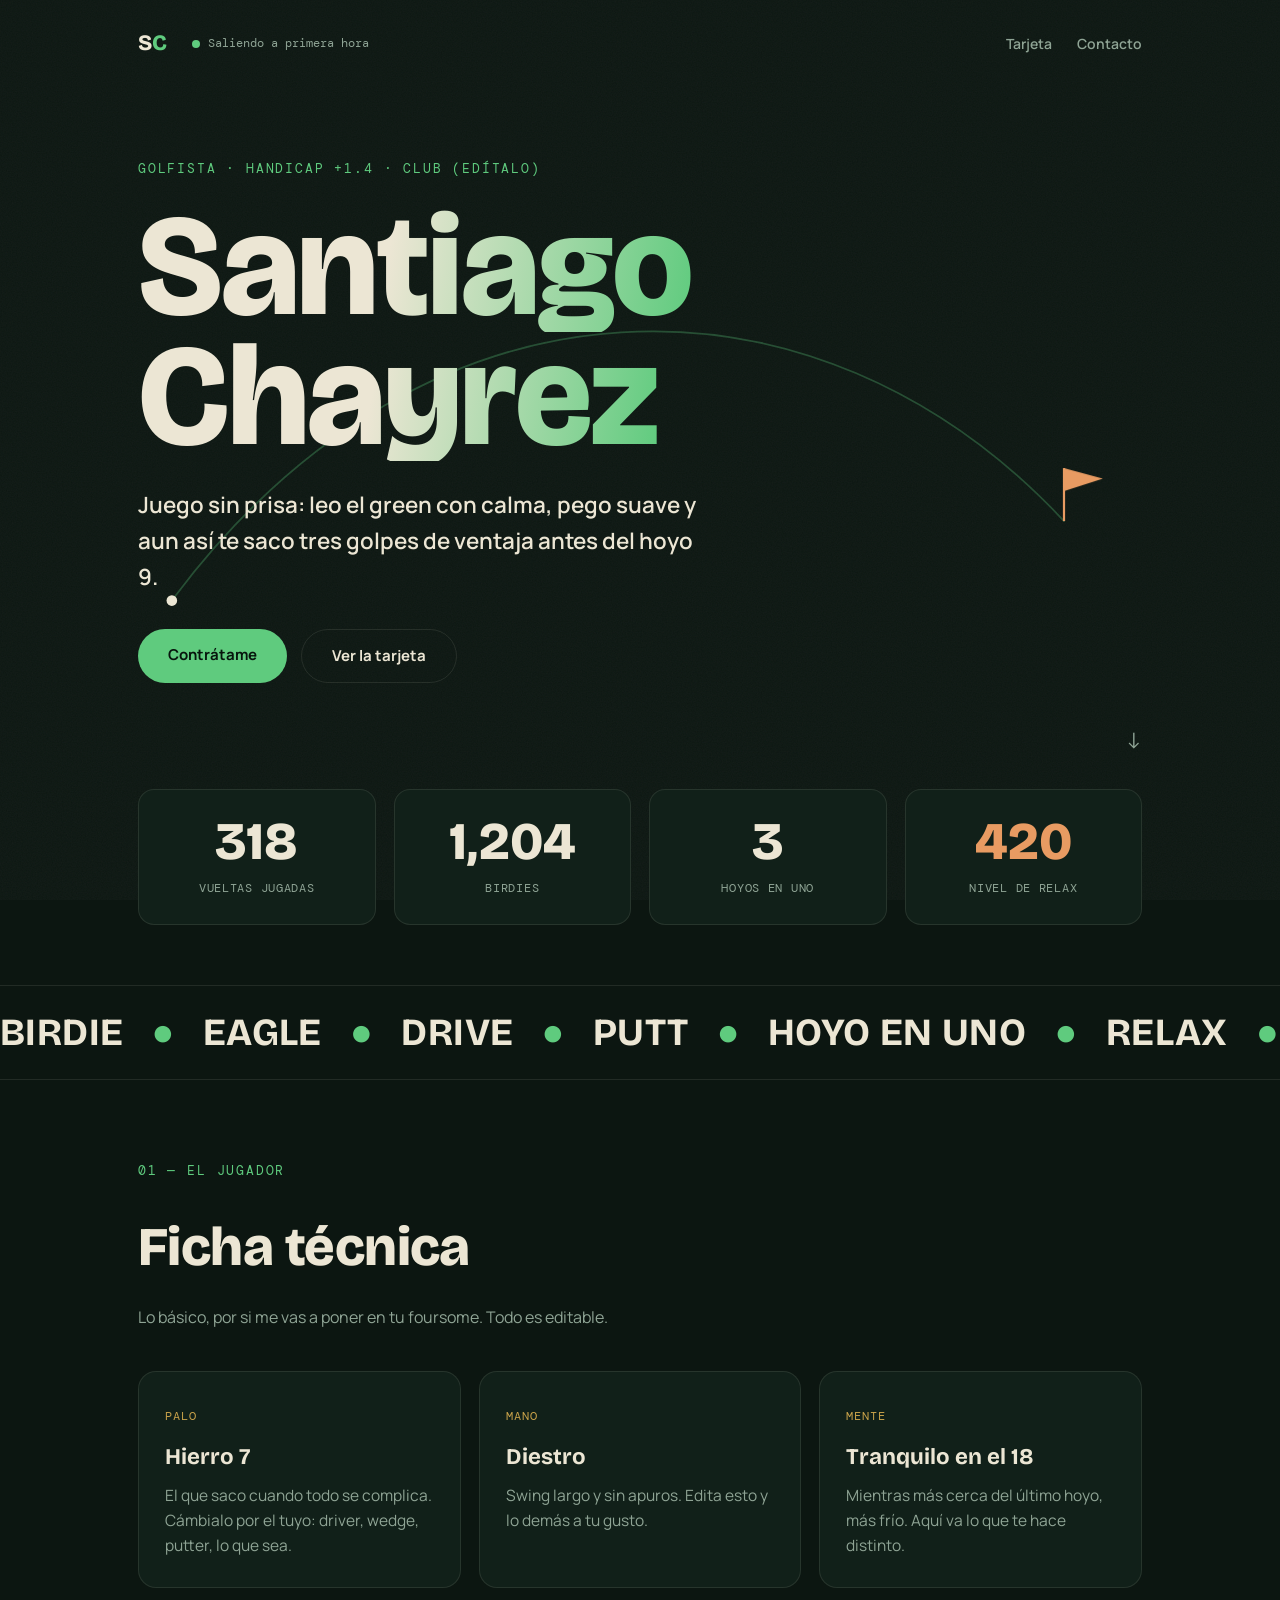
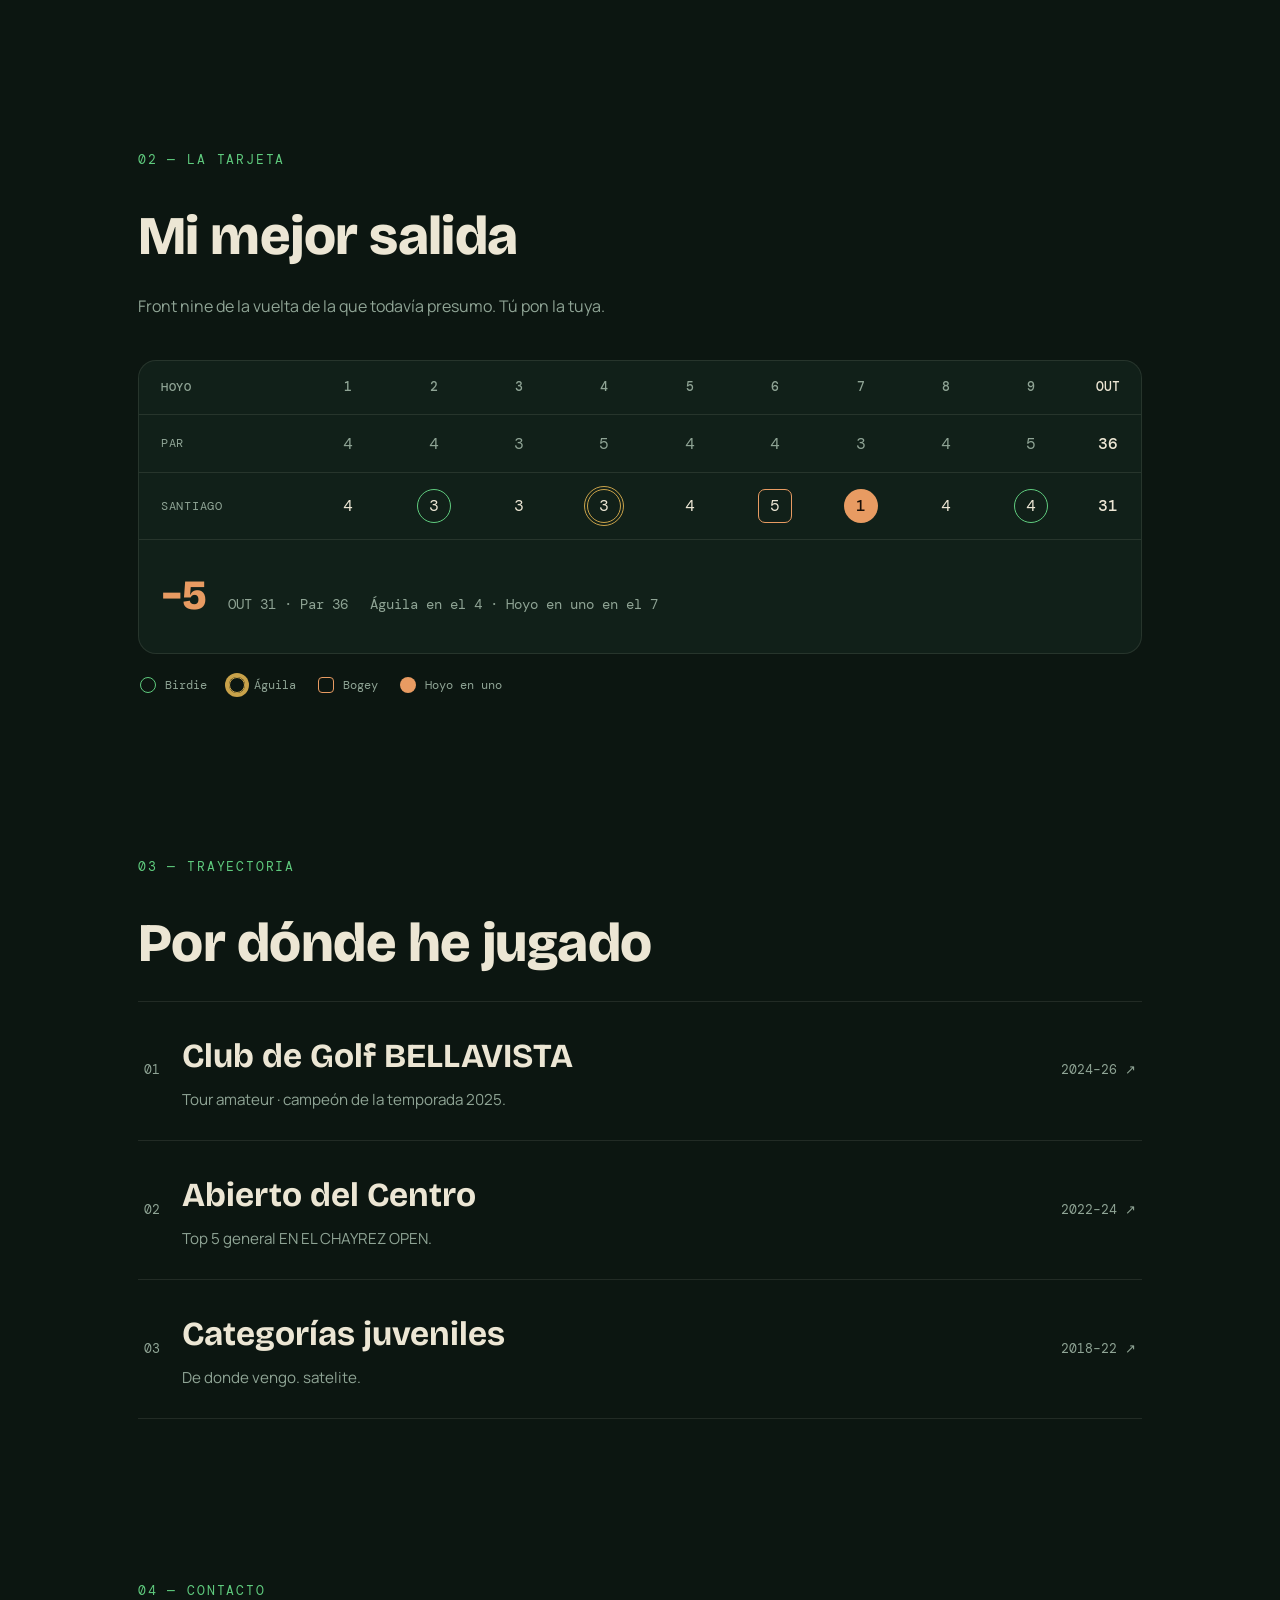
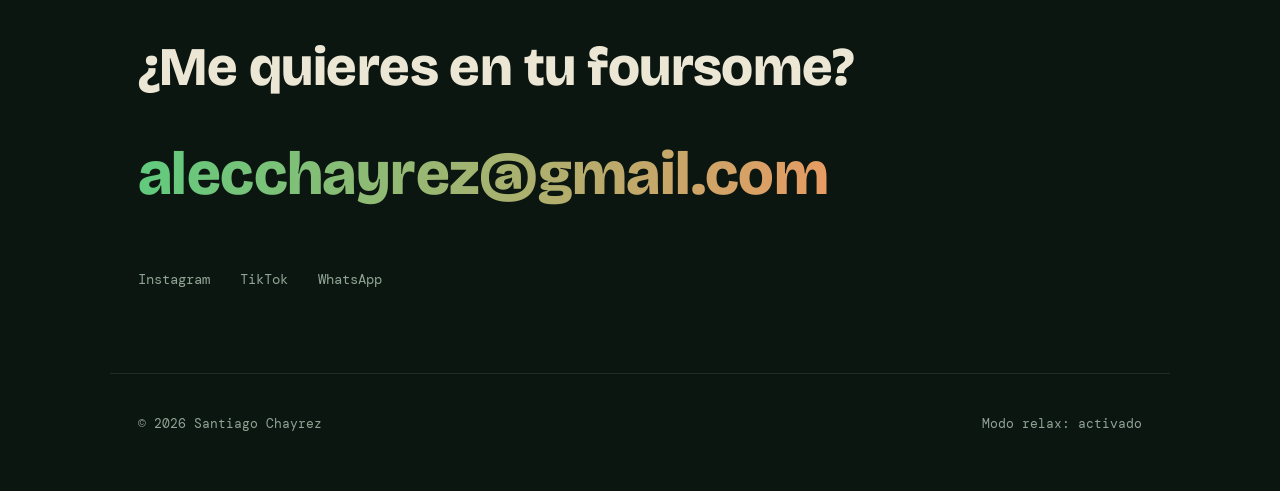
<file: index.html>
<!DOCTYPE html>
<html lang="es">
<head>
  <meta charset="UTF-8" />
  <meta name="viewport" content="width=device-width, initial-scale=1.0" />
  <title>Santiago Chayrez — golfista</title>
  <meta name="description" content="Santiago Chayrez. Golfista. Modo relax activado." />
  <link rel="preconnect" href="https://fonts.googleapis.com" />
  <link rel="preconnect" href="https://fonts.gstatic.com" crossorigin />
  <link href="https://fonts.googleapis.com/css2?family=Bricolage+Grotesque:opsz,wght@12..96,600;12..96,700;12..96,800&family=Manrope:wght@400;500;600;700&family=DM+Mono:wght@400;500&display=swap" rel="stylesheet" />

  <style>
    :root {
      --bg: #0c1611;          /* pino profundo, tono cálido */
      --surface: #112019;     /* tarjetas */
      --surface-2: #16271d;   /* hover */
      --bone: #ece6d4;        /* texto crema cálido */
      --muted: #8fa495;       /* salvia apagado */
      --fairway: #5fcb7e;     /* verde pasto, acento principal */
      --brass: #c9a24a;       /* latón / oro */
      --dawn: #e89b62;        /* sol del amanecer, acento de riesgo */
      --line: rgba(236, 230, 212, 0.10);
      --maxw: 1060px;
    }

    * { box-sizing: border-box; }
    html { scroll-behavior: smooth; }

    body {
      margin: 0;
      font-family: "Manrope", system-ui, sans-serif;
      background: var(--bg);
      color: var(--bone);
      line-height: 1.6;
      overflow-x: hidden;
      -webkit-font-smoothing: antialiased;
    }

    /* Textura de grano */
    .grain {
      position: fixed;
      inset: 0;
      width: 100%;
      height: 100%;
      opacity: 0.045;
      pointer-events: none;
      z-index: 1;
      mix-blend-mode: screen;
    }

    /* Luz de la mañana que sigue el cursor */
    .sun {
      position: fixed;
      top: 0;
      left: 0;
      width: 720px;
      height: 720px;
      margin: -360px 0 0 -360px;
      border-radius: 50%;
      background: radial-gradient(circle, rgba(232, 155, 98, 0.14), rgba(95, 203, 126, 0.05) 35%, transparent 62%);
      pointer-events: none;
      z-index: 0;
      transform: translate3d(-1000px, -1000px, 0);
    }

    header, main, footer { position: relative; z-index: 2; }
    a { color: inherit; }

    /* Header */
    .site-header {
      max-width: var(--maxw);
      margin: 0 auto;
      padding: 26px 28px;
      display: flex;
      align-items: center;
      gap: 24px;
    }

    .brand {
      font-family: "Bricolage Grotesque", sans-serif;
      font-weight: 800;
      font-size: 22px;
      letter-spacing: 0.02em;
      text-decoration: none;
    }
    .brand span { color: var(--fairway); }

    .status {
      font-family: "DM Mono", monospace;
      font-size: 12px;
      color: var(--muted);
      display: flex;
      align-items: center;
      gap: 8px;
      margin-right: auto;
    }

    .dot {
      width: 8px; height: 8px;
      border-radius: 50%;
      background: var(--fairway);
      animation: pulse 2.4s infinite;
    }
    @keyframes pulse {
      0%   { box-shadow: 0 0 0 0 rgba(95, 203, 126, 0.5); }
      70%  { box-shadow: 0 0 0 8px rgba(95, 203, 126, 0); }
      100% { box-shadow: 0 0 0 0 rgba(95, 203, 126, 0); }
    }

    .nav a {
      font-size: 14px; font-weight: 600;
      text-decoration: none; color: var(--muted);
      margin-left: 22px; transition: color 0.2s;
    }
    .nav a:hover { color: var(--bone); }

    /* Hero */
    .hero {
      max-width: var(--maxw);
      margin: 0 auto;
      padding: clamp(40px, 8vh, 96px) 28px 96px;
      position: relative;
    }

    /* Trayectoria del drive (se dibuja al cargar) */
    .shot {
      position: absolute;
      inset: 0;
      width: 100%;
      height: 100%;
      z-index: -1;
      pointer-events: none;
      overflow: visible;
    }
    .shot .arc {
      fill: none;
      stroke: rgba(95, 203, 126, 0.30);
      stroke-width: 2;
      stroke-linecap: round;
      stroke-dasharray: 1;
      stroke-dashoffset: 1;
    }
    .shot.in .arc { animation: draw 1.8s cubic-bezier(0.16, 1, 0.3, 1) forwards; }
    @keyframes draw { to { stroke-dashoffset: 0; } }
    .shot .ball { fill: var(--bone); }
    .shot .pin { stroke: var(--dawn); stroke-width: 2.5; }
    .shot .flag { fill: var(--dawn); opacity: 0; }
    .shot.in .flag { animation: pop 0.5s ease 1.5s forwards; }
    @keyframes pop { from { opacity: 0; } to { opacity: 1; } }

    .eyebrow, .panel-eyebrow {
      font-family: "DM Mono", monospace;
      font-size: 13px;
      letter-spacing: 0.14em;
      text-transform: uppercase;
      color: var(--fairway);
      margin: 0 0 22px;
    }

    .title {
      font-family: "Bricolage Grotesque", sans-serif;
      font-weight: 800;
      font-size: clamp(3.2rem, 13.5vw, 9rem);
      line-height: 0.9;
      letter-spacing: -0.01em;
      margin: 0 0 26px;
    }
    .title .line { display: block; overflow: hidden; }
    .title .line span {
      display: inline-block;
      transform: translateY(110%);
      background: linear-gradient(100deg, var(--bone) 45%, var(--fairway));
      -webkit-background-clip: text;
      background-clip: text;
      color: transparent;
    }

    .role {
      font-family: "Manrope", sans-serif;
      font-weight: 600;
      font-size: clamp(1.05rem, 2.3vw, 1.4rem);
      max-width: 40ch;
      margin: 0 0 34px;
      color: var(--bone);
    }

    .cta-row { display: flex; flex-wrap: wrap; gap: 14px; }
    .btn {
      display: inline-block;
      padding: 14px 30px;
      border-radius: 999px;
      font-weight: 700;
      font-size: 15px;
      text-decoration: none;
      transition: transform 0.18s ease, background 0.25s, color 0.25s, border-color 0.25s;
      will-change: transform;
    }
    .btn-primary { background: var(--fairway); color: #07150d; }
    .btn-primary:hover { background: var(--brass); }
    .btn-ghost { border: 1.5px solid var(--line); color: var(--bone); }
    .btn-ghost:hover { border-color: var(--fairway); }

    .scroll-hint {
      position: absolute;
      bottom: 22px; right: 28px;
      font-size: 22px;
      text-decoration: none;
      color: var(--muted);
      animation: bob 2s ease-in-out infinite;
    }
    @keyframes bob { 0%,100% { transform: translateY(0); } 50% { transform: translateY(7px); } }

    /* Stats */
    .stats {
      max-width: var(--maxw);
      margin: 0 auto;
      padding: 10px 28px 30px;
      display: grid;
      grid-template-columns: repeat(4, 1fr);
      gap: 18px;
    }
    .stat {
      border: 1px solid var(--line);
      border-radius: 16px;
      padding: 26px 18px;
      text-align: center;
      background: var(--surface);
      transition: transform 0.25s ease, border-color 0.25s;
    }
    .stat:hover { transform: translateY(-5px); border-color: rgba(95, 203, 126, 0.4); }
    .stat-num {
      display: block;
      font-family: "Bricolage Grotesque", sans-serif;
      font-weight: 800;
      font-size: clamp(2.1rem, 6vw, 3.3rem);
      line-height: 1;
    }
    .stat-num.accent { color: var(--dawn); }
    .stat-lbl {
      font-family: "DM Mono", monospace;
      font-size: 12px;
      letter-spacing: 0.06em;
      text-transform: uppercase;
      color: var(--muted);
      margin-top: 10px;
      display: block;
    }

    /* Marquesina */
    .marquee {
      border-top: 1px solid var(--line);
      border-bottom: 1px solid var(--line);
      overflow: hidden;
      padding: 16px 0;
      white-space: nowrap;
      margin-top: 30px;
    }
    .marquee-track {
      display: inline-flex;
      align-items: center;
      gap: 28px;
      font-family: "Bricolage Grotesque", sans-serif;
      font-weight: 700;
      font-size: clamp(1.4rem, 4vw, 2.4rem);
      letter-spacing: 0.01em;
      text-transform: uppercase;
      animation: scroll 24s linear infinite;
    }
    .marquee-track .sep { color: var(--fairway); }
    @keyframes scroll { from { transform: translateX(0); } to { transform: translateX(-50%); } }

    /* Paneles */
    .panel { max-width: var(--maxw); margin: 0 auto; padding: clamp(58px, 9vh, 100px) 28px; }
    .panel h2 {
      font-family: "Bricolage Grotesque", sans-serif;
      font-weight: 800;
      font-size: clamp(2rem, 6vw, 3.4rem);
      letter-spacing: -0.01em;
      margin: 0 0 14px;
    }
    .panel .lead { color: var(--muted); max-width: 52ch; margin: 0 0 40px; }

    /* Tarjeta de score */
    .scorecard {
      border: 1px solid var(--line);
      border-radius: 18px;
      background: var(--surface);
      overflow: hidden;
    }
    .sc-scroll { overflow-x: auto; -webkit-overflow-scrolling: touch; }
    table.sc {
      border-collapse: collapse;
      width: 100%;
      min-width: 560px;
      font-family: "DM Mono", monospace;
    }
    table.sc th, table.sc td {
      padding: 16px 6px;
      text-align: center;
      border-bottom: 1px solid var(--line);
    }
    table.sc th:first-child, table.sc td:first-child {
      text-align: left;
      padding-left: 22px;
      white-space: nowrap;
      color: var(--muted);
      font-size: 12px;
      letter-spacing: 0.06em;
      text-transform: uppercase;
    }
    table.sc thead th {
      color: var(--muted);
      font-weight: 500;
      font-size: 13px;
    }
    table.sc .out { color: var(--bone); font-weight: 500; }
    table.sc tr:last-child td { border-bottom: none; }
    .row-par td { color: var(--muted); }
    .row-me td { color: var(--bone); }

    /* Marcas de score */
    .mk {
      position: relative;
      display: inline-flex;
      width: 34px; height: 34px;
      align-items: center; justify-content: center;
      line-height: 1;
    }
    .mk-birdie { border: 1.5px solid var(--fairway); border-radius: 50%; }
    .mk-eagle  { border: 1.5px solid var(--brass); border-radius: 50%; }
    .mk-eagle::after {
      content: "";
      position: absolute; inset: -4px;
      border: 1.5px solid var(--brass);
      border-radius: 50%;
    }
    .mk-bogey  { border: 1.5px solid var(--dawn); border-radius: 7px; }
    .mk-ace {
      background: var(--dawn);
      color: #1a0f06;
      border-radius: 50%;
      font-weight: 500;
    }

    .sc-summary {
      display: flex;
      flex-wrap: wrap;
      align-items: baseline;
      gap: 10px 22px;
      padding: 22px 22px 24px;
      font-family: "DM Mono", monospace;
      font-size: 14px;
      color: var(--muted);
      border-top: 1px solid var(--line);
    }
    .sc-summary .under {
      font-family: "Bricolage Grotesque", sans-serif;
      font-weight: 800;
      font-size: clamp(1.8rem, 6vw, 2.6rem);
      color: var(--dawn);
      letter-spacing: -0.01em;
    }
    .sc-caption { margin: 18px 2px 0; color: var(--muted); font-size: 0.92rem; }

    .legend {
      display: flex; flex-wrap: wrap; gap: 12px 22px;
      margin: 22px 2px 0;
      font-family: "DM Mono", monospace;
      font-size: 12px;
      color: var(--muted);
    }
    .legend span { display: inline-flex; align-items: center; gap: 9px; }
    .lg { width: 16px; height: 16px; display: inline-block; flex: none; }
    .lg-birdie { border: 1.5px solid var(--fairway); border-radius: 50%; }
    .lg-eagle  { border: 1.5px solid var(--brass); border-radius: 50%; box-shadow: 0 0 0 3px transparent, 0 0 0 4px var(--brass); }
    .lg-bogey  { border: 1.5px solid var(--dawn); border-radius: 4px; }
    .lg-ace    { background: var(--dawn); border-radius: 50%; }

    /* Cards */
    .cards { display: grid; grid-template-columns: repeat(auto-fit, minmax(230px, 1fr)); gap: 18px; }
    .card {
      background: var(--surface);
      border: 1px solid var(--line);
      border-radius: 18px;
      padding: 30px 26px;
      transition: transform 0.25s ease, border-color 0.25s, background 0.25s;
    }
    .card:hover { transform: translateY(-6px); border-color: rgba(95, 203, 126, 0.4); background: var(--surface-2); }
    .card-num { font-family: "DM Mono", monospace; font-size: 12px; letter-spacing: 0.08em; color: var(--brass); }
    .card h3 { font-family: "Bricolage Grotesque", sans-serif; font-weight: 700; font-size: 1.4rem; margin: 12px 0 8px; }
    .card p { margin: 0; color: var(--muted); font-size: 0.97rem; }

    /* Trayectoria */
    .projects { list-style: none; margin: 0; padding: 0; }
    .project {
      display: grid;
      grid-template-columns: auto 1fr auto;
      align-items: center;
      gap: 22px;
      padding: 28px 6px;
      border-top: 1px solid var(--line);
      transition: padding-left 0.3s ease;
    }
    .projects .project:last-child { border-bottom: 1px solid var(--line); }
    .project:hover { padding-left: 18px; }
    .project:hover h3 { color: var(--fairway); }
    .project-index { font-family: "DM Mono", monospace; font-size: 13px; color: var(--muted); }
    .project-body h3 { font-family: "Bricolage Grotesque", sans-serif; font-weight: 700; font-size: clamp(1.4rem, 3.5vw, 2.1rem); margin: 0 0 4px; transition: color 0.3s; }
    .project-body p { margin: 0; color: var(--muted); font-size: 0.95rem; }
    .project-meta { font-family: "DM Mono", monospace; font-size: 13px; color: var(--muted); white-space: nowrap; }

    /* Contacto */
    .contact-title { margin-bottom: 28px; }
    .big-mail {
      display: inline-block;
      font-family: "Bricolage Grotesque", sans-serif;
      font-weight: 800;
      font-size: clamp(1.8rem, 6.5vw, 3.8rem);
      letter-spacing: -0.01em;
      text-decoration: none;
      background: linear-gradient(100deg, var(--fairway), var(--dawn));
      -webkit-background-clip: text;
      background-clip: text;
      color: transparent;
      transition: opacity 0.25s;
    }
    .big-mail:hover { opacity: 0.78; }
    .socials { list-style: none; padding: 0; margin: 44px 0 0; display: flex; flex-wrap: wrap; gap: 14px 30px; }
    .socials a {
      font-family: "DM Mono", monospace;
      font-size: 14px;
      text-decoration: none;
      color: var(--muted);
      border-bottom: 1px solid transparent;
      padding-bottom: 3px;
      transition: color 0.2s, border-color 0.2s;
    }
    .socials a:hover { color: var(--bone); border-color: var(--fairway); }

    /* Footer */
    .site-footer {
      max-width: var(--maxw);
      margin: 0 auto;
      padding: 40px 28px 56px;
      display: flex;
      flex-wrap: wrap;
      gap: 8px;
      justify-content: space-between;
      font-family: "DM Mono", monospace;
      font-size: 13px;
      color: var(--muted);
      border-top: 1px solid var(--line);
    }

    /* Reveals */
    .reveal { opacity: 0; transform: translateY(24px); transition: opacity 0.7s ease, transform 0.7s ease; }
    .reveal.in { opacity: 1; transform: none; }
    .title.in .line span { transform: translateY(0); transition: transform 0.9s cubic-bezier(0.16, 1, 0.3, 1); }
    .title.in .line:nth-child(2) span { transition-delay: 0.1s; }

    a:focus-visible, .btn:focus-visible { outline: 2px solid var(--brass); outline-offset: 4px; border-radius: 6px; }

    @media (prefers-reduced-motion: reduce) {
      *, *::before, *::after { animation: none !important; transition: none !important; scroll-behavior: auto !important; }
      .reveal { opacity: 1; transform: none; }
      .title .line span { transform: none; }
      .sun { display: none; }
      .shot .arc { stroke-dashoffset: 0; }
      .shot .flag { opacity: 1; }
    }

    @media (max-width: 720px) { .stats { grid-template-columns: repeat(2, 1fr); } }
    @media (max-width: 560px) {
      .status { display: none; }
      .project { grid-template-columns: auto 1fr; }
      .project-meta { display: none; }
    }
  </style>
</head>
<body>
  <!-- Textura de grano -->
  <svg class="grain" aria-hidden="true"><filter id="n"><feTurbulence type="fractalNoise" baseFrequency="0.8" numOctaves="3" /></filter><rect width="100%" height="100%" filter="url(#n)" /></svg>

  <!-- Luz de la mañana que sigue el cursor -->
  <div class="sun" aria-hidden="true"></div>

  <header class="site-header">
    <a class="brand" href="#top">S<span>C</span></a>
    <div class="status"><span class="dot"></span>Saliendo a primera hora</div>
    <nav class="nav">
      <a href="#tarjeta">Tarjeta</a>
      <a href="#contacto">Contacto</a>
    </nav>
  </header>

  <main id="top">
    <section class="hero">
      <!-- La trayectoria de un drive: tee → vuelo → green con bandera -->
      <svg class="shot" viewBox="0 0 1200 520" preserveAspectRatio="xMidYMid meet" aria-hidden="true">
        <path class="arc" pathLength="1" d="M70 450 C 360 60, 800 60, 1080 360" />
        <circle class="ball" cx="70" cy="450" r="6" />
        <line class="pin" x1="1080" y1="360" x2="1080" y2="300" />
        <path class="flag" d="M1080 300 L1124 312 L1080 326 Z" />
      </svg>

      <p class="eyebrow reveal">Golfista · Handicap +1.4 · Club (edítalo)</p>
      <h1 class="title">
        <span class="line"><span>Santiago</span></span>
        <span class="line"><span>Chayrez</span></span>
      </h1>
      <p class="role reveal">Juego sin prisa: leo el green con calma, pego suave y aun así te saco tres golpes de ventaja antes del hoyo 9.</p>
      <div class="cta-row reveal">
        <a class="btn btn-primary magnetic" href="#contacto">Contrátame</a>
        <a class="btn btn-ghost magnetic" href="#tarjeta">Ver la tarjeta</a>
      </div>
      <a class="scroll-hint" href="#stats" aria-label="Bajar">↓</a>
    </section>

    <section id="stats" class="stats">
      <div class="stat reveal"><span class="stat-num">318</span><span class="stat-lbl">Vueltas jugadas</span></div>
      <div class="stat reveal"><span class="stat-num">1,204</span><span class="stat-lbl">Birdies</span></div>
      <div class="stat reveal"><span class="stat-num">3</span><span class="stat-lbl">Hoyos en uno</span></div>
      <div class="stat reveal"><span class="stat-num accent">420</span><span class="stat-lbl">Nivel de relax</span></div>
    </section>

    <div class="marquee" aria-hidden="true">
      <div class="marquee-track">
        <span>Birdie</span><span class="sep">●</span><span>Eagle</span><span class="sep">●</span><span>Drive</span><span class="sep">●</span><span>Putt</span><span class="sep">●</span><span>Hoyo en uno</span><span class="sep">●</span><span>Relax</span><span class="sep">●</span>
        <span>Birdie</span><span class="sep">●</span><span>Eagle</span><span class="sep">●</span><span>Drive</span><span class="sep">●</span><span>Putt</span><span class="sep">●</span><span>Hoyo en uno</span><span class="sep">●</span><span>Relax</span><span class="sep">●</span>
      </div>
    </div>

    <section class="panel">
      <p class="panel-eyebrow reveal">01 — El jugador</p>
      <h2 class="reveal">Ficha técnica</h2>
      <p class="lead reveal">Lo básico, por si me vas a poner en tu foursome. Todo es editable.</p>
      <div class="cards">
        <article class="card reveal">
          <span class="card-num">PALO</span>
          <h3>Hierro 7</h3>
          <p>El que saco cuando todo se complica. Cámbialo por el tuyo: driver, wedge, putter, lo que sea.</p>
        </article>
        <article class="card reveal">
          <span class="card-num">MANO</span>
          <h3>Diestro</h3>
          <p>Swing largo y sin apuros. Edita esto y lo demás a tu gusto.</p>
        </article>
        <article class="card reveal">
          <span class="card-num">MENTE</span>
          <h3>Tranquilo en el 18</h3>
          <p>Mientras más cerca del último hoyo, más frío. Aquí va lo que te hace distinto.</p>
        </article>
      </div>
    </section>

    <section id="tarjeta" class="panel">
      <p class="panel-eyebrow reveal">02 — La tarjeta</p>
      <h2 class="reveal">Mi mejor salida</h2>
      <p class="lead reveal">Front nine de la vuelta de la que todavía presumo. Tú pon la tuya.</p>

      <div class="scorecard reveal">
        <div class="sc-scroll">
          <table class="sc">
            <thead>
              <tr>
                <th>Hoyo</th>
                <th>1</th><th>2</th><th>3</th><th>4</th><th>5</th><th>6</th><th>7</th><th>8</th><th>9</th>
                <th class="out">OUT</th>
              </tr>
            </thead>
            <tbody>
              <tr class="row-par">
                <td>Par</td>
                <td>4</td><td>4</td><td>3</td><td>5</td><td>4</td><td>4</td><td>3</td><td>4</td><td>5</td>
                <td class="out">36</td>
              </tr>
              <tr class="row-me">
                <td>Santiago</td>
                <td><span class="mk">4</span></td>
                <td><span class="mk mk-birdie">3</span></td>
                <td><span class="mk">3</span></td>
                <td><span class="mk mk-eagle">3</span></td>
                <td><span class="mk">4</span></td>
                <td><span class="mk mk-bogey">5</span></td>
                <td><span class="mk mk-ace">1</span></td>
                <td><span class="mk">4</span></td>
                <td><span class="mk mk-birdie">4</span></td>
                <td class="out">31</td>
              </tr>
            </tbody>
          </table>
        </div>
        <div class="sc-summary">
          <span class="under">−5</span>
          <span>OUT 31 · Par 36</span>
          <span>Águila en el 4 · Hoyo en uno en el 7</span>
        </div>
      </div>

      <div class="legend reveal">
        <span><i class="lg lg-birdie"></i> Birdie</span>
        <span><i class="lg lg-eagle"></i> Águila</span>
        <span><i class="lg lg-bogey"></i> Bogey</span>
        <span><i class="lg lg-ace"></i> Hoyo en uno</span>
      </div>
    </section>

    <section class="panel">
      <p class="panel-eyebrow reveal">03 — Trayectoria</p>
      <h2 class="reveal">Por dónde he jugado</h2>
      <ul class="projects">
        <li class="project reveal">
          <span class="project-index">01</span>
          <div class="project-body">
            <h3>Club de Golf BELLAVISTA</h3>
            <p>Tour amateur · campeón de la temporada 2025.</p>
          </div>
          <span class="project-meta">2024–26 ↗</span>
        </li>
        <li class="project reveal">
          <span class="project-index">02</span>
          <div class="project-body">
            <h3>Abierto del Centro</h3>
            <p>Top 5 general EN EL CHAYREZ OPEN.</p>
          </div>
          <span class="project-meta">2022–24 ↗</span>
        </li>
        <li class="project reveal">
          <span class="project-index">03</span>
          <div class="project-body">
            <h3>Categorías juveniles</h3>
            <p>De donde vengo. satelite.</p>
          </div>
          <span class="project-meta">2018–22 ↗</span>
        </li>
      </ul>
    </section>

    <section id="contacto" class="panel">
      <p class="panel-eyebrow reveal">04 — Contacto</p>
      <h2 class="contact-title reveal">¿Me quieres en tu foursome?</h2>
      <a class="big-mail reveal magnetic" href="mailto:tucorreo@ejemplo.com">alecchayrez@gmail.com</a>
      <ul class="socials reveal">
        <li><a href="https://instagram.com" target="_blank" rel="noopener">Instagram</a></li>
        <li><a href="https://tiktok.com" target="_blank" rel="noopener">TikTok</a></li>
        <li><a href="https://wa.me/52" target="_blank" rel="noopener">WhatsApp</a></li>
      </ul>
    </section>
  </main>

  <footer class="site-footer">
    <span>© <span id="year"></span> Santiago Chayrez</span>
    <span>Modo relax: activado</span>
  </footer>

  <script>
    // Año del footer
    document.getElementById("year").textContent = new Date().getFullYear();

    const reduceMotion = window.matchMedia("(prefers-reduced-motion: reduce)").matches;

    // Entrada del título y dibujo del drive
    window.addEventListener("load", () => {
      document.querySelector(".title")?.classList.add("in");
      document.querySelector(".shot")?.classList.add("in");
    });

    // Reveals al hacer scroll
    const io = new IntersectionObserver(
      (entries) => {
        entries.forEach((e) => {
          if (e.isIntersecting) {
            e.target.classList.add("in");
            io.unobserve(e.target);
          }
        });
      },
      { threshold: 0.15 }
    );
    document.querySelectorAll(".reveal").forEach((el) => io.observe(el));

    if (!reduceMotion) {
      // Luz de la mañana que sigue el cursor
      const sun = document.querySelector(".sun");
      let tx = -1000, ty = -1000, x = -1000, y = -1000;
      window.addEventListener("pointermove", (e) => { tx = e.clientX; ty = e.clientY; });
      (function loop() {
        x += (tx - x) * 0.12;
        y += (ty - y) * 0.12;
        if (sun) sun.style.transform = `translate3d(${x}px, ${y}px, 0)`;
        requestAnimationFrame(loop);
      })();

      // Botones magnéticos
      document.querySelectorAll(".magnetic").forEach((btn) => {
        btn.addEventListener("pointermove", (e) => {
          const r = btn.getBoundingClientRect();
          const mx = e.clientX - r.left - r.width / 2;
          const my = e.clientY - r.top - r.height / 2;
          btn.style.transform = `translate(${mx * 0.18}px, ${my * 0.25}px)`;
        });
        btn.addEventListener("pointerleave", () => { btn.style.transform = ""; });
      });
    }
  </script>
</body>
</html>
</file>
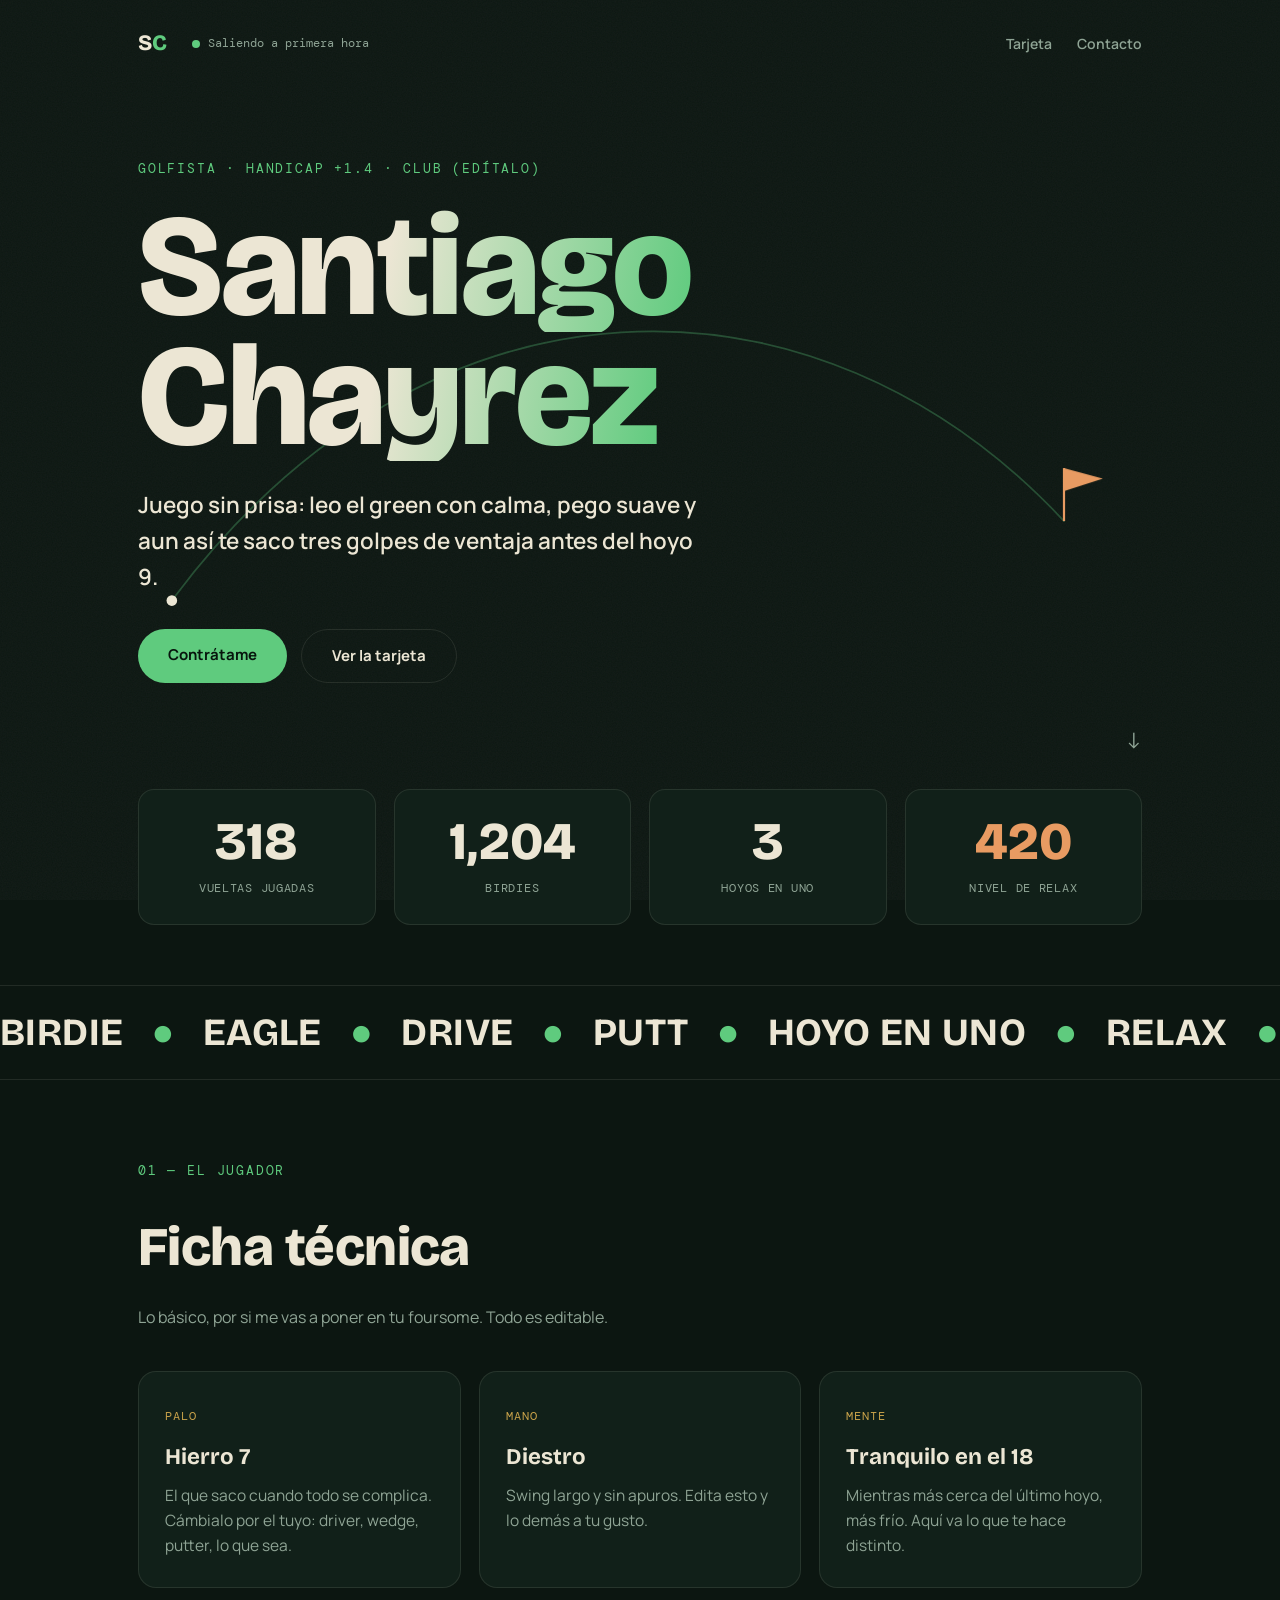
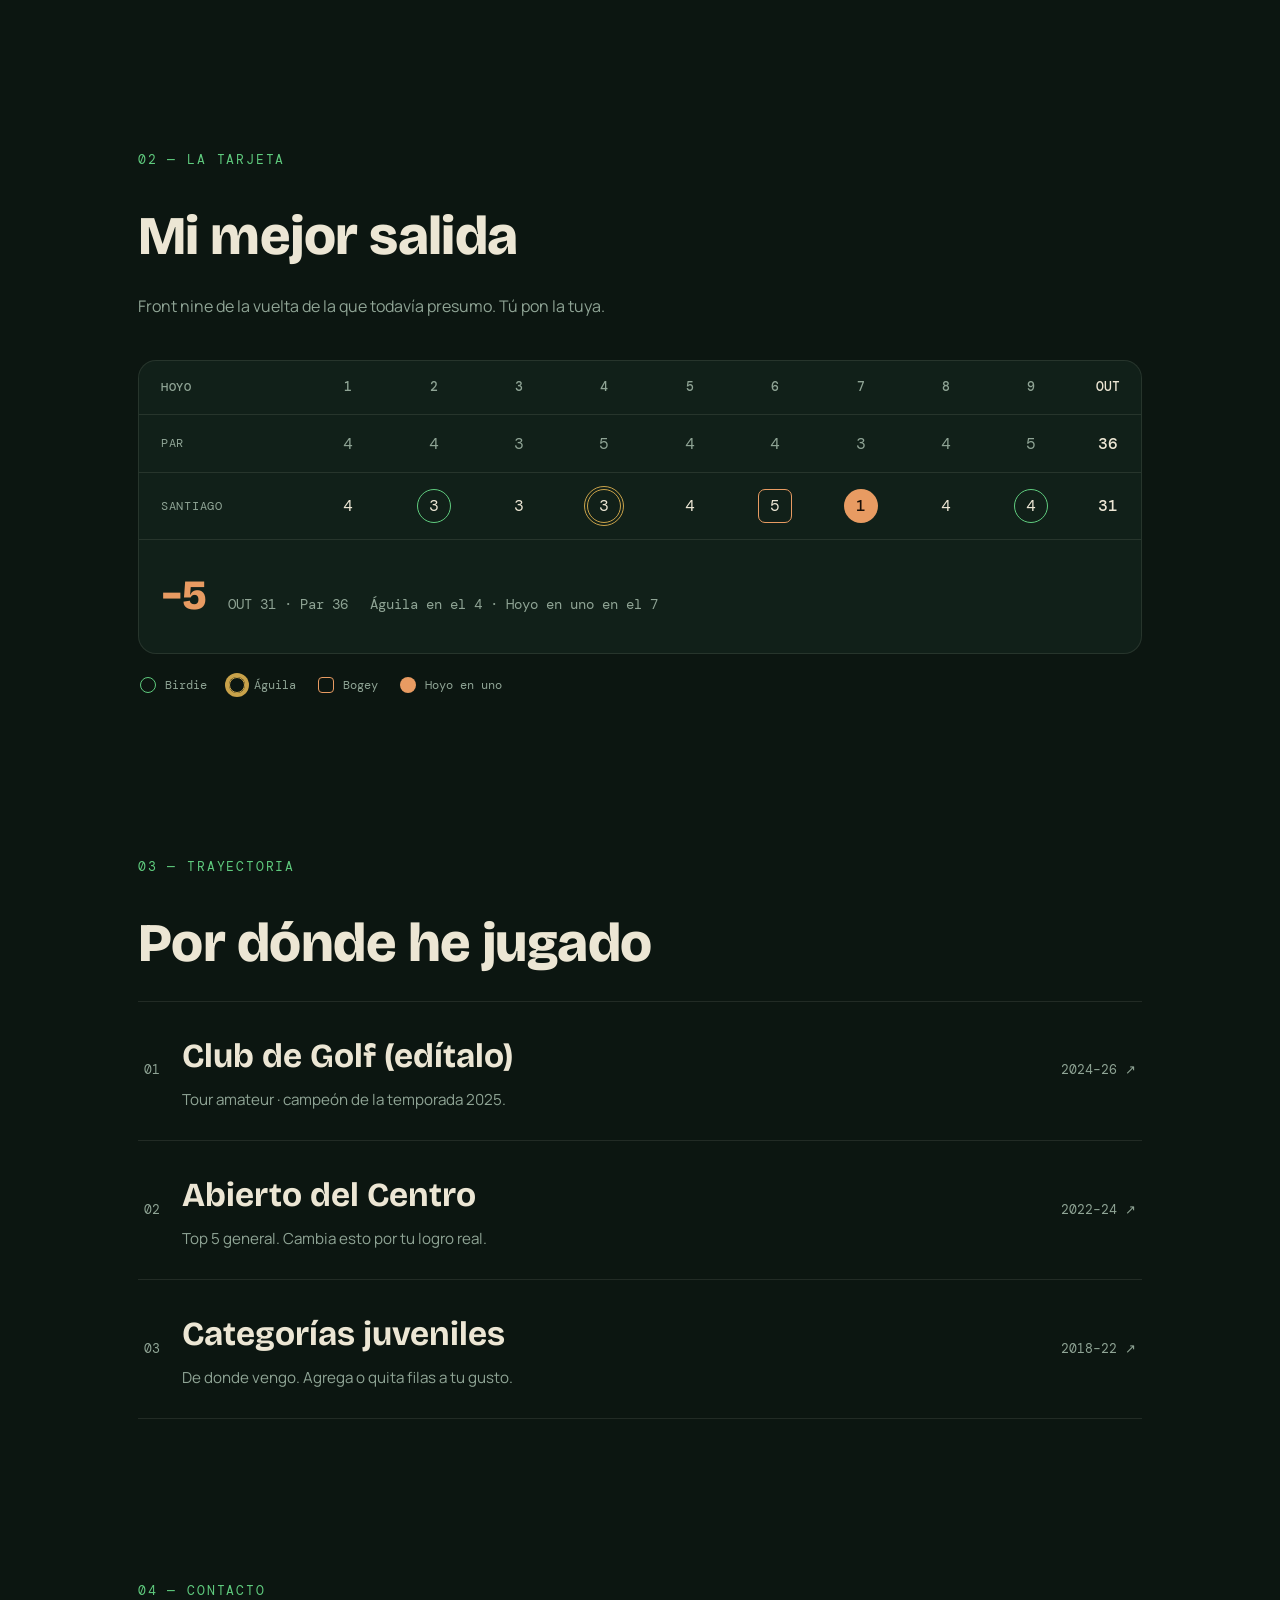
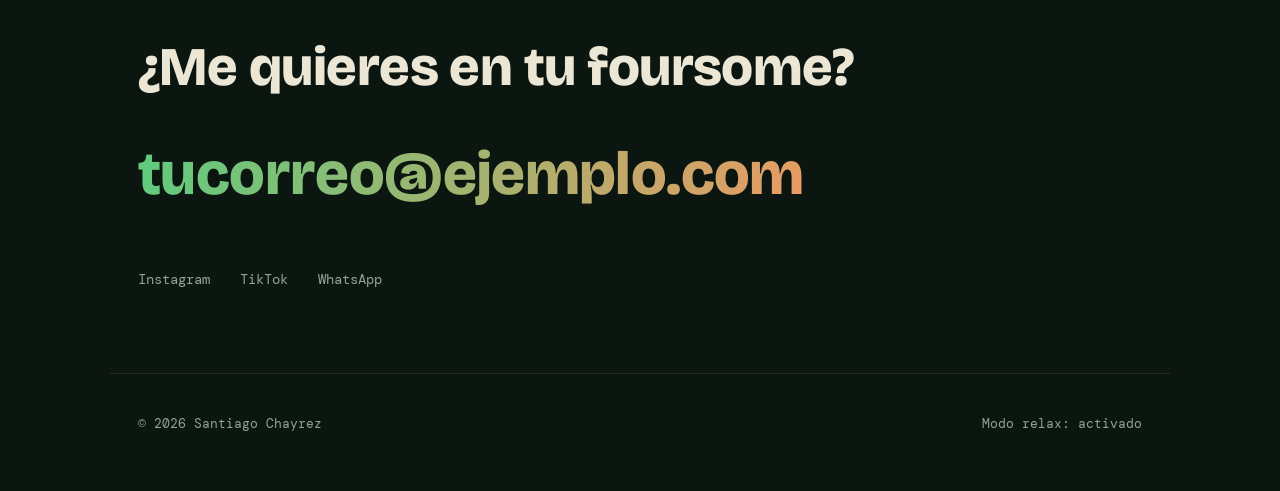
<file: index (1).html>
<!DOCTYPE html>
<html lang="es">
<head>
  <meta charset="UTF-8" />
  <meta name="viewport" content="width=device-width, initial-scale=1.0" />
  <title>Santiago Chayrez — golfista</title>
  <meta name="description" content="Santiago Chayrez. Golfista. Modo relax activado." />
  <link rel="preconnect" href="https://fonts.googleapis.com" />
  <link rel="preconnect" href="https://fonts.gstatic.com" crossorigin />
  <link href="https://fonts.googleapis.com/css2?family=Bricolage+Grotesque:opsz,wght@12..96,600;12..96,700;12..96,800&family=Manrope:wght@400;500;600;700&family=DM+Mono:wght@400;500&display=swap" rel="stylesheet" />

  <style>
    :root {
      --bg: #0c1611;          /* pino profundo, tono cálido */
      --surface: #112019;     /* tarjetas */
      --surface-2: #16271d;   /* hover */
      --bone: #ece6d4;        /* texto crema cálido */
      --muted: #8fa495;       /* salvia apagado */
      --fairway: #5fcb7e;     /* verde pasto, acento principal */
      --brass: #c9a24a;       /* latón / oro */
      --dawn: #e89b62;        /* sol del amanecer, acento de riesgo */
      --line: rgba(236, 230, 212, 0.10);
      --maxw: 1060px;
    }

    * { box-sizing: border-box; }
    html { scroll-behavior: smooth; }

    body {
      margin: 0;
      font-family: "Manrope", system-ui, sans-serif;
      background: var(--bg);
      color: var(--bone);
      line-height: 1.6;
      overflow-x: hidden;
      -webkit-font-smoothing: antialiased;
    }

    /* Textura de grano */
    .grain {
      position: fixed;
      inset: 0;
      width: 100%;
      height: 100%;
      opacity: 0.045;
      pointer-events: none;
      z-index: 1;
      mix-blend-mode: screen;
    }

    /* Luz de la mañana que sigue el cursor */
    .sun {
      position: fixed;
      top: 0;
      left: 0;
      width: 720px;
      height: 720px;
      margin: -360px 0 0 -360px;
      border-radius: 50%;
      background: radial-gradient(circle, rgba(232, 155, 98, 0.14), rgba(95, 203, 126, 0.05) 35%, transparent 62%);
      pointer-events: none;
      z-index: 0;
      transform: translate3d(-1000px, -1000px, 0);
    }

    header, main, footer { position: relative; z-index: 2; }
    a { color: inherit; }

    /* Header */
    .site-header {
      max-width: var(--maxw);
      margin: 0 auto;
      padding: 26px 28px;
      display: flex;
      align-items: center;
      gap: 24px;
    }

    .brand {
      font-family: "Bricolage Grotesque", sans-serif;
      font-weight: 800;
      font-size: 22px;
      letter-spacing: 0.02em;
      text-decoration: none;
    }
    .brand span { color: var(--fairway); }

    .status {
      font-family: "DM Mono", monospace;
      font-size: 12px;
      color: var(--muted);
      display: flex;
      align-items: center;
      gap: 8px;
      margin-right: auto;
    }

    .dot {
      width: 8px; height: 8px;
      border-radius: 50%;
      background: var(--fairway);
      animation: pulse 2.4s infinite;
    }
    @keyframes pulse {
      0%   { box-shadow: 0 0 0 0 rgba(95, 203, 126, 0.5); }
      70%  { box-shadow: 0 0 0 8px rgba(95, 203, 126, 0); }
      100% { box-shadow: 0 0 0 0 rgba(95, 203, 126, 0); }
    }

    .nav a {
      font-size: 14px; font-weight: 600;
      text-decoration: none; color: var(--muted);
      margin-left: 22px; transition: color 0.2s;
    }
    .nav a:hover { color: var(--bone); }

    /* Hero */
    .hero {
      max-width: var(--maxw);
      margin: 0 auto;
      padding: clamp(40px, 8vh, 96px) 28px 96px;
      position: relative;
    }

    /* Trayectoria del drive (se dibuja al cargar) */
    .shot {
      position: absolute;
      inset: 0;
      width: 100%;
      height: 100%;
      z-index: -1;
      pointer-events: none;
      overflow: visible;
    }
    .shot .arc {
      fill: none;
      stroke: rgba(95, 203, 126, 0.30);
      stroke-width: 2;
      stroke-linecap: round;
      stroke-dasharray: 1;
      stroke-dashoffset: 1;
    }
    .shot.in .arc { animation: draw 1.8s cubic-bezier(0.16, 1, 0.3, 1) forwards; }
    @keyframes draw { to { stroke-dashoffset: 0; } }
    .shot .ball { fill: var(--bone); }
    .shot .pin { stroke: var(--dawn); stroke-width: 2.5; }
    .shot .flag { fill: var(--dawn); opacity: 0; }
    .shot.in .flag { animation: pop 0.5s ease 1.5s forwards; }
    @keyframes pop { from { opacity: 0; } to { opacity: 1; } }

    .eyebrow, .panel-eyebrow {
      font-family: "DM Mono", monospace;
      font-size: 13px;
      letter-spacing: 0.14em;
      text-transform: uppercase;
      color: var(--fairway);
      margin: 0 0 22px;
    }

    .title {
      font-family: "Bricolage Grotesque", sans-serif;
      font-weight: 800;
      font-size: clamp(3.2rem, 13.5vw, 9rem);
      line-height: 0.9;
      letter-spacing: -0.01em;
      margin: 0 0 26px;
    }
    .title .line { display: block; overflow: hidden; }
    .title .line span {
      display: inline-block;
      transform: translateY(110%);
      background: linear-gradient(100deg, var(--bone) 45%, var(--fairway));
      -webkit-background-clip: text;
      background-clip: text;
      color: transparent;
    }

    .role {
      font-family: "Manrope", sans-serif;
      font-weight: 600;
      font-size: clamp(1.05rem, 2.3vw, 1.4rem);
      max-width: 40ch;
      margin: 0 0 34px;
      color: var(--bone);
    }

    .cta-row { display: flex; flex-wrap: wrap; gap: 14px; }
    .btn {
      display: inline-block;
      padding: 14px 30px;
      border-radius: 999px;
      font-weight: 700;
      font-size: 15px;
      text-decoration: none;
      transition: transform 0.18s ease, background 0.25s, color 0.25s, border-color 0.25s;
      will-change: transform;
    }
    .btn-primary { background: var(--fairway); color: #07150d; }
    .btn-primary:hover { background: var(--brass); }
    .btn-ghost { border: 1.5px solid var(--line); color: var(--bone); }
    .btn-ghost:hover { border-color: var(--fairway); }

    .scroll-hint {
      position: absolute;
      bottom: 22px; right: 28px;
      font-size: 22px;
      text-decoration: none;
      color: var(--muted);
      animation: bob 2s ease-in-out infinite;
    }
    @keyframes bob { 0%,100% { transform: translateY(0); } 50% { transform: translateY(7px); } }

    /* Stats */
    .stats {
      max-width: var(--maxw);
      margin: 0 auto;
      padding: 10px 28px 30px;
      display: grid;
      grid-template-columns: repeat(4, 1fr);
      gap: 18px;
    }
    .stat {
      border: 1px solid var(--line);
      border-radius: 16px;
      padding: 26px 18px;
      text-align: center;
      background: var(--surface);
      transition: transform 0.25s ease, border-color 0.25s;
    }
    .stat:hover { transform: translateY(-5px); border-color: rgba(95, 203, 126, 0.4); }
    .stat-num {
      display: block;
      font-family: "Bricolage Grotesque", sans-serif;
      font-weight: 800;
      font-size: clamp(2.1rem, 6vw, 3.3rem);
      line-height: 1;
    }
    .stat-num.accent { color: var(--dawn); }
    .stat-lbl {
      font-family: "DM Mono", monospace;
      font-size: 12px;
      letter-spacing: 0.06em;
      text-transform: uppercase;
      color: var(--muted);
      margin-top: 10px;
      display: block;
    }

    /* Marquesina */
    .marquee {
      border-top: 1px solid var(--line);
      border-bottom: 1px solid var(--line);
      overflow: hidden;
      padding: 16px 0;
      white-space: nowrap;
      margin-top: 30px;
    }
    .marquee-track {
      display: inline-flex;
      align-items: center;
      gap: 28px;
      font-family: "Bricolage Grotesque", sans-serif;
      font-weight: 700;
      font-size: clamp(1.4rem, 4vw, 2.4rem);
      letter-spacing: 0.01em;
      text-transform: uppercase;
      animation: scroll 24s linear infinite;
    }
    .marquee-track .sep { color: var(--fairway); }
    @keyframes scroll { from { transform: translateX(0); } to { transform: translateX(-50%); } }

    /* Paneles */
    .panel { max-width: var(--maxw); margin: 0 auto; padding: clamp(58px, 9vh, 100px) 28px; }
    .panel h2 {
      font-family: "Bricolage Grotesque", sans-serif;
      font-weight: 800;
      font-size: clamp(2rem, 6vw, 3.4rem);
      letter-spacing: -0.01em;
      margin: 0 0 14px;
    }
    .panel .lead { color: var(--muted); max-width: 52ch; margin: 0 0 40px; }

    /* Tarjeta de score */
    .scorecard {
      border: 1px solid var(--line);
      border-radius: 18px;
      background: var(--surface);
      overflow: hidden;
    }
    .sc-scroll { overflow-x: auto; -webkit-overflow-scrolling: touch; }
    table.sc {
      border-collapse: collapse;
      width: 100%;
      min-width: 560px;
      font-family: "DM Mono", monospace;
    }
    table.sc th, table.sc td {
      padding: 16px 6px;
      text-align: center;
      border-bottom: 1px solid var(--line);
    }
    table.sc th:first-child, table.sc td:first-child {
      text-align: left;
      padding-left: 22px;
      white-space: nowrap;
      color: var(--muted);
      font-size: 12px;
      letter-spacing: 0.06em;
      text-transform: uppercase;
    }
    table.sc thead th {
      color: var(--muted);
      font-weight: 500;
      font-size: 13px;
    }
    table.sc .out { color: var(--bone); font-weight: 500; }
    table.sc tr:last-child td { border-bottom: none; }
    .row-par td { color: var(--muted); }
    .row-me td { color: var(--bone); }

    /* Marcas de score */
    .mk {
      position: relative;
      display: inline-flex;
      width: 34px; height: 34px;
      align-items: center; justify-content: center;
      line-height: 1;
    }
    .mk-birdie { border: 1.5px solid var(--fairway); border-radius: 50%; }
    .mk-eagle  { border: 1.5px solid var(--brass); border-radius: 50%; }
    .mk-eagle::after {
      content: "";
      position: absolute; inset: -4px;
      border: 1.5px solid var(--brass);
      border-radius: 50%;
    }
    .mk-bogey  { border: 1.5px solid var(--dawn); border-radius: 7px; }
    .mk-ace {
      background: var(--dawn);
      color: #1a0f06;
      border-radius: 50%;
      font-weight: 500;
    }

    .sc-summary {
      display: flex;
      flex-wrap: wrap;
      align-items: baseline;
      gap: 10px 22px;
      padding: 22px 22px 24px;
      font-family: "DM Mono", monospace;
      font-size: 14px;
      color: var(--muted);
      border-top: 1px solid var(--line);
    }
    .sc-summary .under {
      font-family: "Bricolage Grotesque", sans-serif;
      font-weight: 800;
      font-size: clamp(1.8rem, 6vw, 2.6rem);
      color: var(--dawn);
      letter-spacing: -0.01em;
    }
    .sc-caption { margin: 18px 2px 0; color: var(--muted); font-size: 0.92rem; }

    .legend {
      display: flex; flex-wrap: wrap; gap: 12px 22px;
      margin: 22px 2px 0;
      font-family: "DM Mono", monospace;
      font-size: 12px;
      color: var(--muted);
    }
    .legend span { display: inline-flex; align-items: center; gap: 9px; }
    .lg { width: 16px; height: 16px; display: inline-block; flex: none; }
    .lg-birdie { border: 1.5px solid var(--fairway); border-radius: 50%; }
    .lg-eagle  { border: 1.5px solid var(--brass); border-radius: 50%; box-shadow: 0 0 0 3px transparent, 0 0 0 4px var(--brass); }
    .lg-bogey  { border: 1.5px solid var(--dawn); border-radius: 4px; }
    .lg-ace    { background: var(--dawn); border-radius: 50%; }

    /* Cards */
    .cards { display: grid; grid-template-columns: repeat(auto-fit, minmax(230px, 1fr)); gap: 18px; }
    .card {
      background: var(--surface);
      border: 1px solid var(--line);
      border-radius: 18px;
      padding: 30px 26px;
      transition: transform 0.25s ease, border-color 0.25s, background 0.25s;
    }
    .card:hover { transform: translateY(-6px); border-color: rgba(95, 203, 126, 0.4); background: var(--surface-2); }
    .card-num { font-family: "DM Mono", monospace; font-size: 12px; letter-spacing: 0.08em; color: var(--brass); }
    .card h3 { font-family: "Bricolage Grotesque", sans-serif; font-weight: 700; font-size: 1.4rem; margin: 12px 0 8px; }
    .card p { margin: 0; color: var(--muted); font-size: 0.97rem; }

    /* Trayectoria */
    .projects { list-style: none; margin: 0; padding: 0; }
    .project {
      display: grid;
      grid-template-columns: auto 1fr auto;
      align-items: center;
      gap: 22px;
      padding: 28px 6px;
      border-top: 1px solid var(--line);
      transition: padding-left 0.3s ease;
    }
    .projects .project:last-child { border-bottom: 1px solid var(--line); }
    .project:hover { padding-left: 18px; }
    .project:hover h3 { color: var(--fairway); }
    .project-index { font-family: "DM Mono", monospace; font-size: 13px; color: var(--muted); }
    .project-body h3 { font-family: "Bricolage Grotesque", sans-serif; font-weight: 700; font-size: clamp(1.4rem, 3.5vw, 2.1rem); margin: 0 0 4px; transition: color 0.3s; }
    .project-body p { margin: 0; color: var(--muted); font-size: 0.95rem; }
    .project-meta { font-family: "DM Mono", monospace; font-size: 13px; color: var(--muted); white-space: nowrap; }

    /* Contacto */
    .contact-title { margin-bottom: 28px; }
    .big-mail {
      display: inline-block;
      font-family: "Bricolage Grotesque", sans-serif;
      font-weight: 800;
      font-size: clamp(1.8rem, 6.5vw, 3.8rem);
      letter-spacing: -0.01em;
      text-decoration: none;
      background: linear-gradient(100deg, var(--fairway), var(--dawn));
      -webkit-background-clip: text;
      background-clip: text;
      color: transparent;
      transition: opacity 0.25s;
    }
    .big-mail:hover { opacity: 0.78; }
    .socials { list-style: none; padding: 0; margin: 44px 0 0; display: flex; flex-wrap: wrap; gap: 14px 30px; }
    .socials a {
      font-family: "DM Mono", monospace;
      font-size: 14px;
      text-decoration: none;
      color: var(--muted);
      border-bottom: 1px solid transparent;
      padding-bottom: 3px;
      transition: color 0.2s, border-color 0.2s;
    }
    .socials a:hover { color: var(--bone); border-color: var(--fairway); }

    /* Footer */
    .site-footer {
      max-width: var(--maxw);
      margin: 0 auto;
      padding: 40px 28px 56px;
      display: flex;
      flex-wrap: wrap;
      gap: 8px;
      justify-content: space-between;
      font-family: "DM Mono", monospace;
      font-size: 13px;
      color: var(--muted);
      border-top: 1px solid var(--line);
    }

    /* Reveals */
    .reveal { opacity: 0; transform: translateY(24px); transition: opacity 0.7s ease, transform 0.7s ease; }
    .reveal.in { opacity: 1; transform: none; }
    .title.in .line span { transform: translateY(0); transition: transform 0.9s cubic-bezier(0.16, 1, 0.3, 1); }
    .title.in .line:nth-child(2) span { transition-delay: 0.1s; }

    a:focus-visible, .btn:focus-visible { outline: 2px solid var(--brass); outline-offset: 4px; border-radius: 6px; }

    @media (prefers-reduced-motion: reduce) {
      *, *::before, *::after { animation: none !important; transition: none !important; scroll-behavior: auto !important; }
      .reveal { opacity: 1; transform: none; }
      .title .line span { transform: none; }
      .sun { display: none; }
      .shot .arc { stroke-dashoffset: 0; }
      .shot .flag { opacity: 1; }
    }

    @media (max-width: 720px) { .stats { grid-template-columns: repeat(2, 1fr); } }
    @media (max-width: 560px) {
      .status { display: none; }
      .project { grid-template-columns: auto 1fr; }
      .project-meta { display: none; }
    }
  </style>
</head>
<body>
  <!-- Textura de grano -->
  <svg class="grain" aria-hidden="true"><filter id="n"><feTurbulence type="fractalNoise" baseFrequency="0.8" numOctaves="3" /></filter><rect width="100%" height="100%" filter="url(#n)" /></svg>

  <!-- Luz de la mañana que sigue el cursor -->
  <div class="sun" aria-hidden="true"></div>

  <header class="site-header">
    <a class="brand" href="#top">S<span>C</span></a>
    <div class="status"><span class="dot"></span>Saliendo a primera hora</div>
    <nav class="nav">
      <a href="#tarjeta">Tarjeta</a>
      <a href="#contacto">Contacto</a>
    </nav>
  </header>

  <main id="top">
    <section class="hero">
      <!-- La trayectoria de un drive: tee → vuelo → green con bandera -->
      <svg class="shot" viewBox="0 0 1200 520" preserveAspectRatio="xMidYMid meet" aria-hidden="true">
        <path class="arc" pathLength="1" d="M70 450 C 360 60, 800 60, 1080 360" />
        <circle class="ball" cx="70" cy="450" r="6" />
        <line class="pin" x1="1080" y1="360" x2="1080" y2="300" />
        <path class="flag" d="M1080 300 L1124 312 L1080 326 Z" />
      </svg>

      <p class="eyebrow reveal">Golfista · Handicap +1.4 · Club (edítalo)</p>
      <h1 class="title">
        <span class="line"><span>Santiago</span></span>
        <span class="line"><span>Chayrez</span></span>
      </h1>
      <p class="role reveal">Juego sin prisa: leo el green con calma, pego suave y aun así te saco tres golpes de ventaja antes del hoyo 9.</p>
      <div class="cta-row reveal">
        <a class="btn btn-primary magnetic" href="#contacto">Contrátame</a>
        <a class="btn btn-ghost magnetic" href="#tarjeta">Ver la tarjeta</a>
      </div>
      <a class="scroll-hint" href="#stats" aria-label="Bajar">↓</a>
    </section>

    <section id="stats" class="stats">
      <div class="stat reveal"><span class="stat-num">318</span><span class="stat-lbl">Vueltas jugadas</span></div>
      <div class="stat reveal"><span class="stat-num">1,204</span><span class="stat-lbl">Birdies</span></div>
      <div class="stat reveal"><span class="stat-num">3</span><span class="stat-lbl">Hoyos en uno</span></div>
      <div class="stat reveal"><span class="stat-num accent">420</span><span class="stat-lbl">Nivel de relax</span></div>
    </section>

    <div class="marquee" aria-hidden="true">
      <div class="marquee-track">
        <span>Birdie</span><span class="sep">●</span><span>Eagle</span><span class="sep">●</span><span>Drive</span><span class="sep">●</span><span>Putt</span><span class="sep">●</span><span>Hoyo en uno</span><span class="sep">●</span><span>Relax</span><span class="sep">●</span>
        <span>Birdie</span><span class="sep">●</span><span>Eagle</span><span class="sep">●</span><span>Drive</span><span class="sep">●</span><span>Putt</span><span class="sep">●</span><span>Hoyo en uno</span><span class="sep">●</span><span>Relax</span><span class="sep">●</span>
      </div>
    </div>

    <section class="panel">
      <p class="panel-eyebrow reveal">01 — El jugador</p>
      <h2 class="reveal">Ficha técnica</h2>
      <p class="lead reveal">Lo básico, por si me vas a poner en tu foursome. Todo es editable.</p>
      <div class="cards">
        <article class="card reveal">
          <span class="card-num">PALO</span>
          <h3>Hierro 7</h3>
          <p>El que saco cuando todo se complica. Cámbialo por el tuyo: driver, wedge, putter, lo que sea.</p>
        </article>
        <article class="card reveal">
          <span class="card-num">MANO</span>
          <h3>Diestro</h3>
          <p>Swing largo y sin apuros. Edita esto y lo demás a tu gusto.</p>
        </article>
        <article class="card reveal">
          <span class="card-num">MENTE</span>
          <h3>Tranquilo en el 18</h3>
          <p>Mientras más cerca del último hoyo, más frío. Aquí va lo que te hace distinto.</p>
        </article>
      </div>
    </section>

    <section id="tarjeta" class="panel">
      <p class="panel-eyebrow reveal">02 — La tarjeta</p>
      <h2 class="reveal">Mi mejor salida</h2>
      <p class="lead reveal">Front nine de la vuelta de la que todavía presumo. Tú pon la tuya.</p>

      <div class="scorecard reveal">
        <div class="sc-scroll">
          <table class="sc">
            <thead>
              <tr>
                <th>Hoyo</th>
                <th>1</th><th>2</th><th>3</th><th>4</th><th>5</th><th>6</th><th>7</th><th>8</th><th>9</th>
                <th class="out">OUT</th>
              </tr>
            </thead>
            <tbody>
              <tr class="row-par">
                <td>Par</td>
                <td>4</td><td>4</td><td>3</td><td>5</td><td>4</td><td>4</td><td>3</td><td>4</td><td>5</td>
                <td class="out">36</td>
              </tr>
              <tr class="row-me">
                <td>Santiago</td>
                <td><span class="mk">4</span></td>
                <td><span class="mk mk-birdie">3</span></td>
                <td><span class="mk">3</span></td>
                <td><span class="mk mk-eagle">3</span></td>
                <td><span class="mk">4</span></td>
                <td><span class="mk mk-bogey">5</span></td>
                <td><span class="mk mk-ace">1</span></td>
                <td><span class="mk">4</span></td>
                <td><span class="mk mk-birdie">4</span></td>
                <td class="out">31</td>
              </tr>
            </tbody>
          </table>
        </div>
        <div class="sc-summary">
          <span class="under">−5</span>
          <span>OUT 31 · Par 36</span>
          <span>Águila en el 4 · Hoyo en uno en el 7</span>
        </div>
      </div>

      <div class="legend reveal">
        <span><i class="lg lg-birdie"></i> Birdie</span>
        <span><i class="lg lg-eagle"></i> Águila</span>
        <span><i class="lg lg-bogey"></i> Bogey</span>
        <span><i class="lg lg-ace"></i> Hoyo en uno</span>
      </div>
    </section>

    <section class="panel">
      <p class="panel-eyebrow reveal">03 — Trayectoria</p>
      <h2 class="reveal">Por dónde he jugado</h2>
      <ul class="projects">
        <li class="project reveal">
          <span class="project-index">01</span>
          <div class="project-body">
            <h3>Club de Golf (edítalo)</h3>
            <p>Tour amateur · campeón de la temporada 2025.</p>
          </div>
          <span class="project-meta">2024–26 ↗</span>
        </li>
        <li class="project reveal">
          <span class="project-index">02</span>
          <div class="project-body">
            <h3>Abierto del Centro</h3>
            <p>Top 5 general. Cambia esto por tu logro real.</p>
          </div>
          <span class="project-meta">2022–24 ↗</span>
        </li>
        <li class="project reveal">
          <span class="project-index">03</span>
          <div class="project-body">
            <h3>Categorías juveniles</h3>
            <p>De donde vengo. Agrega o quita filas a tu gusto.</p>
          </div>
          <span class="project-meta">2018–22 ↗</span>
        </li>
      </ul>
    </section>

    <section id="contacto" class="panel">
      <p class="panel-eyebrow reveal">04 — Contacto</p>
      <h2 class="contact-title reveal">¿Me quieres en tu foursome?</h2>
      <a class="big-mail reveal magnetic" href="mailto:tucorreo@ejemplo.com">tucorreo@ejemplo.com</a>
      <ul class="socials reveal">
        <li><a href="https://instagram.com" target="_blank" rel="noopener">Instagram</a></li>
        <li><a href="https://tiktok.com" target="_blank" rel="noopener">TikTok</a></li>
        <li><a href="https://wa.me/52" target="_blank" rel="noopener">WhatsApp</a></li>
      </ul>
    </section>
  </main>

  <footer class="site-footer">
    <span>© <span id="year"></span> Santiago Chayrez</span>
    <span>Modo relax: activado</span>
  </footer>

  <script>
    // Año del footer
    document.getElementById("year").textContent = new Date().getFullYear();

    const reduceMotion = window.matchMedia("(prefers-reduced-motion: reduce)").matches;

    // Entrada del título y dibujo del drive
    window.addEventListener("load", () => {
      document.querySelector(".title")?.classList.add("in");
      document.querySelector(".shot")?.classList.add("in");
    });

    // Reveals al hacer scroll
    const io = new IntersectionObserver(
      (entries) => {
        entries.forEach((e) => {
          if (e.isIntersecting) {
            e.target.classList.add("in");
            io.unobserve(e.target);
          }
        });
      },
      { threshold: 0.15 }
    );
    document.querySelectorAll(".reveal").forEach((el) => io.observe(el));

    if (!reduceMotion) {
      // Luz de la mañana que sigue el cursor
      const sun = document.querySelector(".sun");
      let tx = -1000, ty = -1000, x = -1000, y = -1000;
      window.addEventListener("pointermove", (e) => { tx = e.clientX; ty = e.clientY; });
      (function loop() {
        x += (tx - x) * 0.12;
        y += (ty - y) * 0.12;
        if (sun) sun.style.transform = `translate3d(${x}px, ${y}px, 0)`;
        requestAnimationFrame(loop);
      })();

      // Botones magnéticos
      document.querySelectorAll(".magnetic").forEach((btn) => {
        btn.addEventListener("pointermove", (e) => {
          const r = btn.getBoundingClientRect();
          const mx = e.clientX - r.left - r.width / 2;
          const my = e.clientY - r.top - r.height / 2;
          btn.style.transform = `translate(${mx * 0.18}px, ${my * 0.25}px)`;
        });
        btn.addEventListener("pointerleave", () => { btn.style.transform = ""; });
      });
    }
  </script>
</body>
</html>
</file>
